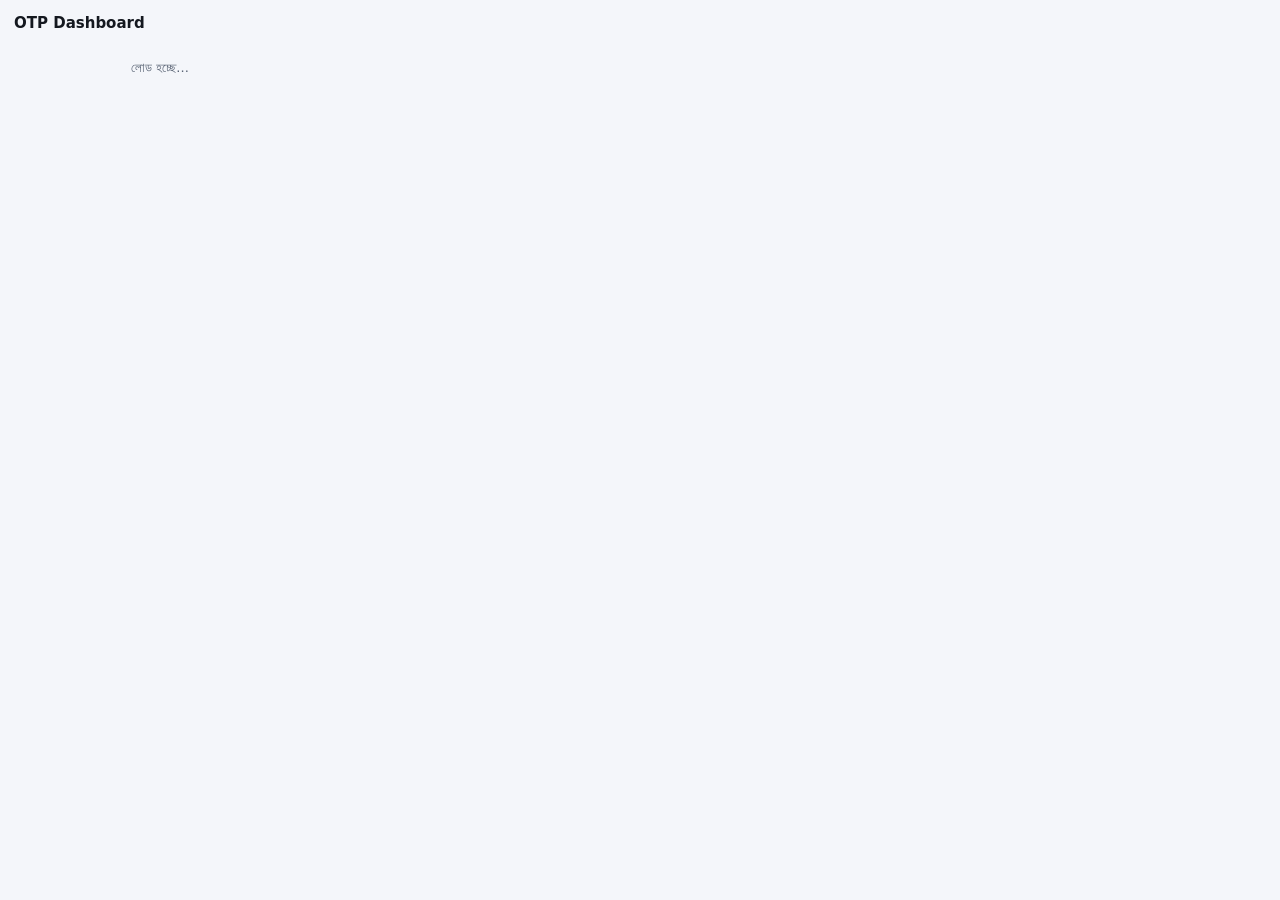
<file: extension/popup.html>
<!doctype html>
<html lang="bn">
<head>
<meta charset="utf-8">
<link rel="stylesheet" href="popup.css">
</head>
<body>
<div class="top"><span class="title">OTP Dashboard</span><span id="host" class="host"></span></div>
<div id="box" class="box"><div class="note">লোড হচ্ছে...</div></div>
<script src="popup.js"></script>
</body>
</html>
</file>
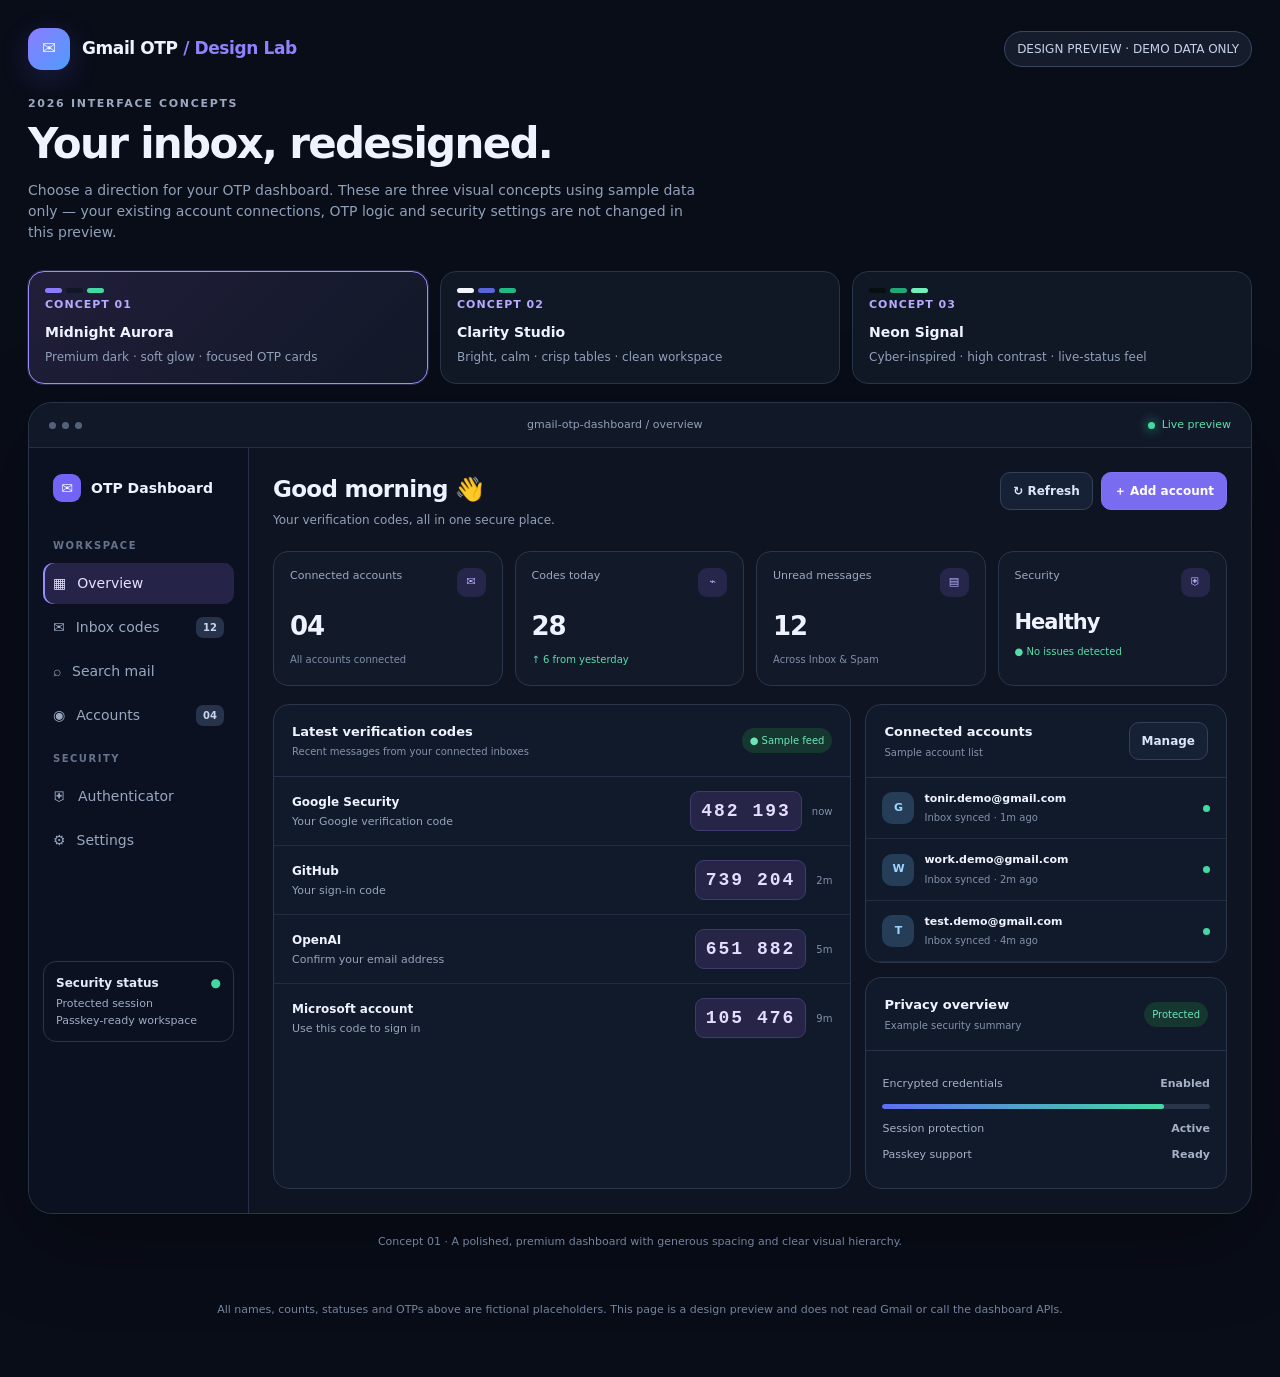
<file: templates/design-options.html>
<!doctype html>
<html lang="en">
<head>
<meta charset="utf-8">
<meta name="viewport" content="width=device-width,initial-scale=1,viewport-fit=cover">
<meta name="theme-color" content="#0b1020">
<title>OTP Dashboard — Design Lab</title>
<style>
:root{color-scheme:dark;--bg:#090d18;--panel:#111827;--line:#263247;--text:#eef3ff;--muted:#91a0b9;--accent:#8b7cff;--good:#43d9a3}
*{box-sizing:border-box}body{margin:0;background:var(--bg);color:var(--text);font:14px/1.5 Inter,ui-sans-serif,system-ui,-apple-system,BlinkMacSystemFont,"Segoe UI",sans-serif}button{font:inherit;cursor:pointer}.wrap{max-width:1440px;margin:auto;padding:28px}.top{display:flex;justify-content:space-between;align-items:center;gap:18px;margin-bottom:26px}.brand{display:flex;align-items:center;gap:12px;font-weight:750;font-size:17px;letter-spacing:-.4px}.logo{display:grid;place-items:center;width:42px;height:42px;border-radius:14px;background:linear-gradient(135deg,#8b7cff,#4f9cff);box-shadow:0 8px 30px #7063ff33}.eyebrow{font-size:11px;letter-spacing:1.7px;text-transform:uppercase;color:#9aa8c1;font-weight:800}.heading{font-size:clamp(26px,4vw,42px);line-height:1.08;letter-spacing:-1.7px;margin:8px 0 10px}.sub{color:var(--muted);max-width:680px}.preview-tag{border:1px solid #394762;background:#151d2d;color:#c5d1e7;padding:8px 12px;border-radius:99px;font-size:12px;white-space:nowrap}.switcher{display:grid;grid-template-columns:repeat(3,minmax(0,1fr));gap:12px;margin:28px 0 18px}.choice{background:#101725;border:1px solid #26334a;color:var(--text);text-align:left;border-radius:16px;padding:16px;transition:.2s}.choice:hover{border-color:#7183a7;transform:translateY(-1px)}.choice[aria-pressed=true]{border-color:#9b8cff;background:linear-gradient(135deg,#211e3a,#111827);box-shadow:0 0 0 1px #9b8cff33}.choice strong{display:block;font-size:14px;margin:8px 0 3px}.choice small{color:var(--muted);font-size:12px}.choice .num{font-size:11px;color:#b7aaff;letter-spacing:1px;font-weight:800}.swatches{display:flex;gap:4px}.swatches i{display:block;width:17px;height:5px;border-radius:4px}.canvas{border:1px solid #2b354a;border-radius:24px;overflow:hidden;background:#0e1422;box-shadow:0 24px 90px #0005}.canvasbar{display:flex;align-items:center;justify-content:space-between;gap:12px;padding:14px 20px;border-bottom:1px solid #253047;background:#111827}.dots{display:flex;gap:6px}.dots i{width:7px;height:7px;border-radius:50%;background:#53617b}.live{font-size:11px;color:#59e1ae;display:flex;align-items:center;gap:7px}.live:before{content:"";width:7px;height:7px;border-radius:50%;background:#43d9a3;box-shadow:0 0 12px #43d9a3}.app{display:grid;grid-template-columns:220px minmax(0,1fr);min-height:590px}.sidebar{padding:22px 14px;border-right:1px solid #253047;background:#0b1120}.sidebrand{font-weight:750;display:flex;align-items:center;gap:10px;padding:4px 10px 24px}.mini-logo{width:28px;height:28px;display:grid;place-items:center;border-radius:9px;background:#7265f5;color:white}.navlabel{color:#65738d;font-size:10px;font-weight:800;letter-spacing:1.5px;padding:12px 10px 7px}.navitem{display:flex;gap:11px;align-items:center;padding:10px;border-radius:10px;color:#99a8c0;margin:3px 0}.navitem.active{background:#252347;color:#e5e1ff;box-shadow:inset 2px 0 #9a8cff}.navitem b{margin-left:auto;font-size:10px;background:#26334b;padding:3px 7px;border-radius:7px;color:#c9d5ea}.sidefoot{margin-top:100px;padding:12px;border:1px solid #29354a;border-radius:13px;color:#9eacc2;font-size:11px}.sidefoot strong{display:block;color:#e5ebf8;font-size:12px;margin-bottom:4px}.main{padding:24px;min-width:0}.mainhead{display:flex;justify-content:space-between;align-items:flex-start;gap:14px;margin-bottom:22px}.mainhead h2{font-size:23px;letter-spacing:-.7px;margin:0 0 4px}.mainhead p{margin:0;color:var(--muted);font-size:12px}.actions{display:flex;gap:8px;flex-wrap:wrap}.btn{border:1px solid #33415b;color:#dce5f8;background:#172136;border-radius:10px;padding:9px 12px;font-weight:650;font-size:12px}.btn.primary{border-color:#8174f7;background:#796cf0;color:white}.stats{display:grid;grid-template-columns:repeat(4,minmax(0,1fr));gap:12px;margin-bottom:18px}.stat{border:1px solid #29364b;background:#121a2a;border-radius:15px;padding:16px;min-width:0}.stat-top{display:flex;justify-content:space-between;gap:8px;color:#9aa9c0;font-size:11px}.stat-icon{width:29px;height:29px;border-radius:9px;background:#25264a;color:#b8afff;display:grid;place-items:center}.stat strong{display:block;font-size:26px;letter-spacing:-1px;margin:10px 0 2px}.stat small{color:#7e8da8;font-size:10px}.positive{color:#57dca9!important}.contentgrid{display:grid;grid-template-columns:minmax(0,1.6fr) minmax(240px,1fr);gap:14px}.card{border:1px solid #29364b;background:#111a2a;border-radius:16px;overflow:hidden;min-width:0}.cardhead{display:flex;justify-content:space-between;align-items:center;padding:17px 18px;border-bottom:1px solid #263249;gap:10px}.cardhead h3{font-size:13px;margin:0}.cardhead p{font-size:10px;color:#8493ad;margin:3px 0 0}.pill{font-size:10px;padding:5px 8px;border-radius:99px;background:#16372f;color:#6ce4b8;white-space:nowrap}.mailrow{display:grid;grid-template-columns:minmax(0,1fr) auto;gap:12px;align-items:center;padding:14px 18px;border-bottom:1px solid #202c40}.mailrow:last-child{border-bottom:0}.sender{font-weight:650;font-size:12px;overflow:hidden;text-overflow:ellipsis;white-space:nowrap}.subject{font-size:11px;color:#95a4bc;overflow:hidden;text-overflow:ellipsis;white-space:nowrap;margin-top:3px}.mailmeta{display:flex;align-items:center;gap:10px}.code{font:750 18px/1 ui-monospace,SFMono-Regular,Menlo,monospace;letter-spacing:2px;color:#e3ddff;background:#262447;border:1px solid #413a71;border-radius:9px;padding:10px}.age{font-size:10px;color:#8190aa;white-space:nowrap}.account{display:flex;align-items:center;gap:10px;padding:13px 16px;border-bottom:1px solid #202c40}.avatar{width:32px;height:32px;border-radius:10px;display:grid;place-items:center;background:#263d58;color:#9bd5ff;font-weight:800;font-size:11px}.account-info{min-width:0;flex:1}.account-info strong{display:block;font-size:11px;overflow:hidden;text-overflow:ellipsis}.account-info small{display:block;font-size:10px;color:#8190aa;margin-top:3px}.account-status{width:7px;height:7px;background:#43d9a3;border-radius:50%}.rightcard{margin-top:14px}.security{padding:16px}.securityline{display:flex;justify-content:space-between;gap:10px;font-size:11px;margin:9px 0;color:#a4b1c6}.bar{height:5px;border-radius:99px;background:#29354a;overflow:hidden;margin:12px 0}.bar i{display:block;width:86%;height:100%;background:linear-gradient(90deg,#5e6ef2,#43d9a3);border-radius:99px}.footnote{font-size:11px;color:#74839e;text-align:center;padding:20px}.variant{display:none}.variant.active{display:block}.theme-2{--bg:#f2f5f9;--panel:#fff;--line:#e2e8f0;--text:#172238;--muted:#77839a;color:var(--text);background:#f2f5f9}.theme-2 .canvas{background:#fff;border-color:#dce4ef;box-shadow:0 24px 70px #2a416016}.theme-2 .canvasbar,.theme-2 .sidebar{background:#f9fbfe;border-color:#e4eaf2}.theme-2 .app{background:#fff}.theme-2 .navitem{color:#66748a}.theme-2 .navitem.active{background:#e9edff;color:#3f48a4;box-shadow:inset 2px 0 #5c66df}.theme-2 .sidefoot,.theme-2 .stat,.theme-2 .card{background:#fff;border-color:#e1e7f0}.theme-2 .stat-icon{background:#edf0ff;color:#565fe0}.theme-2 .cardhead,.theme-2 .mailrow,.theme-2 .account{border-color:#edf0f5}.theme-2 .sender,.theme-2 .account-info strong,.theme-2 .cardhead h3,.theme-2 .stat strong{color:#172238}.theme-2 .subject,.theme-2 .account-info small,.theme-2 .stat-top,.theme-2 .mainhead p{color:#77839a}.theme-2 .code{background:#eef0ff;border-color:#d9ddff;color:#444bc0}.theme-2 .btn{background:white;border-color:#dce4ef;color:#4a5870}.theme-2 .btn.primary{background:#4f5ed7;color:white;border-color:#4f5ed7}.theme-2 .choice{background:#fff;border-color:#dce4ef;color:#172238}.theme-2 .choice small{color:#77839a}.theme-2 .choice[aria-pressed=true]{background:#eef0ff;border-color:#5966db}.theme-2 .preview-tag{background:#fff;border-color:#dce4ef;color:#526078}.theme-2 .sidebrand,.theme-2 .sidefoot strong{color:#172238}.theme-2 .navlabel{color:#99a3b4}.theme-2 .canvasbar{border-bottom-color:#e2e8f0}.theme-2 .stat small,.theme-2 .age,.theme-2 .securityline{color:#77839a}.theme-2 .pill{background:#e4f8ef;color:#13835d}.theme-2 .bar{background:#e8edf4}.theme-2 .bar i{background:linear-gradient(90deg,#626ee8,#20b981)}.theme-2 .avatar{background:#e6f2ff;color:#2776b8}.theme-2 .footnote{color:#8994a7}.theme-2 .navitem b{background:#e9edf5;color:#69778e}.theme-3{--bg:#080e12;--panel:#101a1c;--line:#203638;--text:#e6fff6;--muted:#7eaaa0;background:#07100f;color:#e6fff6}.theme-3 .canvas{background:#0b1514;border-color:#1e3934;box-shadow:0 24px 90px #00e2a411}.theme-3 .canvasbar,.theme-3 .sidebar{background:#0b1716;border-color:#1e3934}.theme-3 .app{background:#0b1514}.theme-3 .navitem{color:#83a89f}.theme-3 .navitem.active{background:#143c32;color:#baffdf;box-shadow:inset 2px 0 #3ee0a0}.theme-3 .sidefoot,.theme-3 .stat,.theme-3 .card{background:#101d1b;border-color:#21413a}.theme-3 .stat-icon{background:#153b32;color:#70f1bc}.theme-3 .cardhead,.theme-3 .mailrow,.theme-3 .account{border-color:#1c342f}.theme-3 .sender,.theme-3 .account-info strong,.theme-3 .cardhead h3,.theme-3 .stat strong{color:#e6fff6}.theme-3 .subject,.theme-3 .account-info small,.theme-3 .stat-top,.theme-3 .mainhead p{color:#7eaaa0}.theme-3 .code{background:#12392f;border-color:#23654f;color:#7ff5bf}.theme-3 .btn{background:#132522;border-color:#285046;color:#c9f8e6}.theme-3 .btn.primary{background:#20a875;color:#03150e;border-color:#20a875}.theme-3 .choice{background:#101d1b;border-color:#21413a;color:#e6fff6}.theme-3 .choice small{color:#7eaaa0}.theme-3 .choice[aria-pressed=true]{background:#143c32;border-color:#3ee0a0}.theme-3 .preview-tag{background:#101d1b;border-color:#21413a;color:#b9e7d6}.theme-3 .sidebrand,.theme-3 .sidefoot strong{color:#e6fff6}.theme-3 .navlabel{color:#537b71}.theme-3 .canvasbar{border-bottom-color:#1e3934}.theme-3 .stat small,.theme-3 .age,.theme-3 .securityline{color:#7eaaa0}.theme-3 .pill{background:#12392f;color:#70f1bc}.theme-3 .bar{background:#1d3831}.theme-3 .bar i{background:linear-gradient(90deg,#13a875,#6ff5b9)}.theme-3 .avatar{background:#153b32;color:#70f1bc}.theme-3 .footnote{color:#648c80}.theme-3 .navitem b{background:#1a332d;color:#a4d9c5}
@media(max-width:850px){.wrap{padding:18px}.app{grid-template-columns:1fr}.sidebar{display:none}.stats{grid-template-columns:repeat(2,minmax(0,1fr))}.contentgrid{grid-template-columns:1fr}.main{padding:16px}.switcher{gap:8px}.choice{padding:12px}.choice small{display:block}.sidefoot{display:none}}
@media(max-width:540px){.top{align-items:flex-start}.preview-tag{font-size:10px;padding:7px 9px}.wrap{padding:12px}.switcher{grid-template-columns:1fr}.choice{display:grid;grid-template-columns:45px 1fr;align-items:center;column-gap:10px}.choice .swatches{grid-row:span 2}.choice strong{margin:0}.choice small{grid-column:2}.mainhead{flex-direction:column}.stats{gap:8px}.stat{padding:12px}.stat strong{font-size:23px}.mailrow{padding:12px}.mailmeta{gap:6px}.code{font-size:15px;padding:9px 7px;letter-spacing:1px}.age{display:none}.canvasbar{padding:12px}.footnote{padding:15px 6px}}
</style>
</head>
<body>
<div class="wrap">
<header class="top"><div class="brand"><span class="logo">✉</span><span>Gmail OTP <span style="color:#8e82ff">/ Design Lab</span></span></div><span class="preview-tag">DESIGN PREVIEW · DEMO DATA ONLY</span></header>
<div class="eyebrow">2026 interface concepts</div>
<h1 class="heading">Your inbox, redesigned.</h1>
<p class="sub">Choose a direction for your OTP dashboard. These are three visual concepts using sample data only — your existing account connections, OTP logic and security settings are not changed in this preview.</p>
<div class="switcher" role="group" aria-label="Choose dashboard design">
<button class="choice" data-theme="1" aria-pressed="true"><span class="swatches"><i style="background:#8b7cff"></i><i style="background:#101827"></i><i style="background:#43d9a3"></i></span><span class="num">CONCEPT 01</span><strong>Midnight Aurora</strong><small>Premium dark · soft glow · focused OTP cards</small></button>
<button class="choice" data-theme="2" aria-pressed="false"><span class="swatches"><i style="background:#f2f5f9"></i><i style="background:#5966db"></i><i style="background:#20b981"></i></span><span class="num">CONCEPT 02</span><strong>Clarity Studio</strong><small>Bright, calm · crisp tables · clean workspace</small></button>
<button class="choice" data-theme="3" aria-pressed="false"><span class="swatches"><i style="background:#07100f"></i><i style="background:#20a875"></i><i style="background:#70f1bc"></i></span><span class="num">CONCEPT 03</span><strong>Neon Signal</strong><small>Cyber-inspired · high contrast · live-status feel</small></button>
</div>
<section id="preview" class="variant active theme-1">
<div class="canvas"><div class="canvasbar"><div class="dots"><i></i><i></i><i></i></div><span style="font-size:11px;color:var(--muted)">gmail-otp-dashboard / overview</span><span class="live">Live preview</span></div>
<div class="app"><aside class="sidebar"><div class="sidebrand"><span class="mini-logo">✉</span> OTP Dashboard</div><div class="navlabel">WORKSPACE</div><div class="navitem active">▦ <span>Overview</span></div><div class="navitem">✉ <span>Inbox codes</span><b>12</b></div><div class="navitem">⌕ <span>Search mail</span></div><div class="navitem">◉ <span>Accounts</span><b>04</b></div><div class="navlabel">SECURITY</div><div class="navitem">⛨ <span>Authenticator</span></div><div class="navitem">⚙ <span>Settings</span></div><div class="sidefoot"><strong>Security status <span style="color:#43d9a3;float:right">●</span></strong>Protected session<br>Passkey-ready workspace</div></aside>
<main class="main"><div class="mainhead"><div><h2>Good morning 👋</h2><p>Your verification codes, all in one secure place.</p></div><div class="actions"><button class="btn">↻ Refresh</button><button class="btn primary">＋ Add account</button></div></div>
<div class="stats"><div class="stat"><div class="stat-top">Connected accounts <span class="stat-icon">✉</span></div><strong>04</strong><small>All accounts connected</small></div><div class="stat"><div class="stat-top">Codes today <span class="stat-icon">⌁</span></div><strong>28</strong><small class="positive">↑ 6 from yesterday</small></div><div class="stat"><div class="stat-top">Unread messages <span class="stat-icon">▤</span></div><strong>12</strong><small>Across Inbox &amp; Spam</small></div><div class="stat"><div class="stat-top">Security <span class="stat-icon">⛨</span></div><strong style="font-size:21px">Healthy</strong><small class="positive">● No issues detected</small></div></div>
<div class="contentgrid"><section class="card"><div class="cardhead"><div><h3>Latest verification codes</h3><p>Recent messages from your connected inboxes</p></div><span class="pill">● Sample feed</span></div>
<div class="mailrow"><div><div class="sender">Google Security</div><div class="subject">Your Google verification code</div></div><div class="mailmeta"><span class="code">482 193</span><span class="age">now</span></div></div><div class="mailrow"><div><div class="sender">GitHub</div><div class="subject">Your sign-in code</div></div><div class="mailmeta"><span class="code">739 204</span><span class="age">2m</span></div></div><div class="mailrow"><div><div class="sender">OpenAI</div><div class="subject">Confirm your email address</div></div><div class="mailmeta"><span class="code">651 882</span><span class="age">5m</span></div></div><div class="mailrow"><div><div class="sender">Microsoft account</div><div class="subject">Use this code to sign in</div></div><div class="mailmeta"><span class="code">105 476</span><span class="age">9m</span></div></div></section>
<div><section class="card"><div class="cardhead"><div><h3>Connected accounts</h3><p>Sample account list</p></div><button class="btn">Manage</button></div><div class="account"><span class="avatar">G</span><span class="account-info"><strong>tonir.demo@gmail.com</strong><small>Inbox synced · 1m ago</small></span><i class="account-status"></i></div><div class="account"><span class="avatar">W</span><span class="account-info"><strong>work.demo@gmail.com</strong><small>Inbox synced · 2m ago</small></span><i class="account-status"></i></div><div class="account"><span class="avatar">T</span><span class="account-info"><strong>test.demo@gmail.com</strong><small>Inbox synced · 4m ago</small></span><i class="account-status"></i></div></section><section class="card rightcard"><div class="cardhead"><div><h3>Privacy overview</h3><p>Example security summary</p></div><span class="pill">Protected</span></div><div class="security"><div class="securityline"><span>Encrypted credentials</span><strong>Enabled</strong></div><div class="bar"><i></i></div><div class="securityline"><span>Session protection</span><strong>Active</strong></div><div class="securityline"><span>Passkey support</span><strong>Ready</strong></div></div></section></div></div></main></div></div>
<div class="footnote">Concept 01 · A polished, premium dashboard with generous spacing and clear visual hierarchy.</div></section>
<section class="variant theme-2" id="variant-2"><div class="canvas"><div class="canvasbar"><div class="dots"><i></i><i></i><i></i></div><span style="font-size:11px;color:var(--muted)">Workspace / overview</span><span class="live">Synced demo</span></div><div class="app"><aside class="sidebar"><div class="sidebrand"><span class="mini-logo">✉</span> Inbox Central</div><div class="navlabel">YOUR WORKSPACE</div><div class="navitem active">▦ <span>Dashboard</span></div><div class="navitem">✉ <span>All messages</span><b>12</b></div><div class="navitem">⌕ <span>Search</span></div><div class="navitem">◉ <span>Mail accounts</span></div><div class="navlabel">TOOLS</div><div class="navitem">◷ <span>Authenticator</span></div><div class="navitem">⚙ <span>Preferences</span></div><div class="sidefoot"><strong>All systems normal</strong>Last demo sync 10:42 AM</div></aside><main class="main"><div class="mainhead"><div><h2>Dashboard overview</h2><p>A clear view of recent activity and connected accounts.</p></div><div class="actions"><button class="btn">Export</button><button class="btn primary">＋ Connect Gmail</button></div></div><div class="stats"><div class="stat"><div class="stat-top">Mail accounts <span class="stat-icon">✉</span></div><strong>04</strong><small>Connected</small></div><div class="stat"><div class="stat-top">Verification codes <span class="stat-icon">#</span></div><strong>28</strong><small class="positive">Today</small></div><div class="stat"><div class="stat-top">Unread emails <span class="stat-icon">▤</span></div><strong>12</strong><small>Inbox and Spam</small></div><div class="stat"><div class="stat-top">Account health <span class="stat-icon">✓</span></div><strong style="font-size:21px">Good</strong><small class="positive">All checks passed</small></div></div><div class="contentgrid"><section class="card"><div class="cardhead"><div><h3>Recent codes</h3><p>Latest verification messages</p></div><button class="btn">View all →</button></div><div class="mailrow"><div><div class="sender">Google Security</div><div class="subject">Your Google verification code</div></div><div class="mailmeta"><span class="code">482 193</span><span class="age">10:41 AM</span></div></div><div class="mailrow"><div><div class="sender">GitHub</div><div class="subject">Your sign-in code</div></div><div class="mailmeta"><span class="code">739 204</span><span class="age">10:39 AM</span></div></div><div class="mailrow"><div><div class="sender">OpenAI</div><div class="subject">Confirm your email address</div></div><div class="mailmeta"><span class="code">651 882</span><span class="age">10:36 AM</span></div></div><div class="mailrow"><div><div class="sender">Microsoft account</div><div class="subject">Use this code to sign in</div></div><div class="mailmeta"><span class="code">105 476</span><span class="age">10:32 AM</span></div></div></section><div><section class="card"><div class="cardhead"><div><h3>Accounts at a glance</h3><p>Connection status</p></div><span class="pill">4 active</span></div><div class="account"><span class="avatar">G</span><span class="account-info"><strong>tonir.demo@gmail.com</strong><small>Synced just now</small></span><i class="account-status"></i></div><div class="account"><span class="avatar">W</span><span class="account-info"><strong>work.demo@gmail.com</strong><small>Synced 2 minutes ago</small></span><i class="account-status"></i></div><div class="account"><span class="avatar">T</span><span class="account-info"><strong>test.demo@gmail.com</strong><small>Synced 4 minutes ago</small></span><i class="account-status"></i></div></section><section class="card rightcard"><div class="cardhead"><div><h3>Security checklist</h3><p>Workspace protection</p></div><span class="pill">Healthy</span></div><div class="security"><div class="securityline"><span>Credential encryption</span><strong>On</strong></div><div class="bar"><i></i></div><div class="securityline"><span>Secure session</span><strong>Active</strong></div><div class="securityline"><span>Passkey</span><strong>Available</strong></div></div></section></div></div></main></div></div><div class="footnote">Concept 02 · Light mode with an airy, accessible, productivity-first feel.</div></section>
<section class="variant theme-3" id="variant-3"><div class="canvas"><div class="canvasbar"><div class="dots"><i></i><i></i><i></i></div><span style="font-size:11px;color:var(--muted)">SIGNAL / SECURE CHANNEL</span><span class="live">STREAM ACTIVE</span></div><div class="app"><aside class="sidebar"><div class="sidebrand"><span class="mini-logo">⌁</span> SIGNAL<span style="color:#43d9a3">/OTP</span></div><div class="navlabel">CHANNELS</div><div class="navitem active">▦ <span>Command center</span></div><div class="navitem">⌁ <span>OTP stream</span><b>12</b></div><div class="navitem">⌕ <span>Trace message</span></div><div class="navitem">◉ <span>Endpoints</span></div><div class="navlabel">PROTOCOL</div><div class="navitem">⛨ <span>2FA vault</span></div><div class="navitem">⚙ <span>Config</span></div><div class="sidefoot"><strong>● NODE SECURE</strong>Encrypted session<br>Demo telemetry only</div></aside><main class="main"><div class="mainhead"><div><div class="eyebrow" style="color:#43d9a3">SYSTEM OVERVIEW / 001</div><h2>Command center</h2><p>Real-time verification feed. Preview data only.</p></div><div class="actions"><button class="btn">↻ Rescan</button><button class="btn primary">＋ Add endpoint</button></div></div><div class="stats"><div class="stat"><div class="stat-top">ACTIVE NODES <span class="stat-icon">⌁</span></div><strong>04</strong><small class="positive">● ALL ONLINE</small></div><div class="stat"><div class="stat-top">CODES CAPTURED <span class="stat-icon">#</span></div><strong>28</strong><small>LAST 24 HOURS</small></div><div class="stat"><div class="stat-top">QUEUE DEPTH <span class="stat-icon">▤</span></div><strong>12</strong><small>INBOX + SPAM</small></div><div class="stat"><div class="stat-top">SECURITY STATE <span class="stat-icon">⛨</span></div><strong style="font-size:21px">SECURE</strong><small class="positive">● NO ALERTS</small></div></div><div class="contentgrid"><section class="card"><div class="cardhead"><div><h3>▸ LIVE OTP STREAM</h3><p>Newest messages · mock telemetry</p></div><span class="pill">● STREAMING</span></div><div class="mailrow"><div><div class="sender">GOOGLE_SECURITY</div><div class="subject">AUTH_CHALLENGE · verification code</div></div><div class="mailmeta"><span class="code">482 193</span><span class="age">00:01</span></div></div><div class="mailrow"><div><div class="sender">GITHUB_AUTH</div><div class="subject">SIGN_IN · one-time code</div></div><div class="mailmeta"><span class="code">739 204</span><span class="age">02:14</span></div></div><div class="mailrow"><div><div class="sender">OPENAI_ID</div><div class="subject">IDENTITY_CHECK · confirm email</div></div><div class="mailmeta"><span class="code">651 882</span><span class="age">05:32</span></div></div><div class="mailrow"><div><div class="sender">MICROSOFT_LOGIN</div><div class="subject">AUTH_TOKEN · sign-in verification</div></div><div class="mailmeta"><span class="code">105 476</span><span class="age">09:06</span></div></div></section><div><section class="card"><div class="cardhead"><div><h3>CONNECTED NODES</h3><p>Sample endpoints</p></div><button class="btn">Inspect</button></div><div class="account"><span class="avatar">G</span><span class="account-info"><strong>tonir.demo@gmail.com</strong><small>NODE-01 · ONLINE</small></span><i class="account-status"></i></div><div class="account"><span class="avatar">W</span><span class="account-info"><strong>work.demo@gmail.com</strong><small>NODE-02 · ONLINE</small></span><i class="account-status"></i></div><div class="account"><span class="avatar">T</span><span class="account-info"><strong>test.demo@gmail.com</strong><small>NODE-03 · ONLINE</small></span><i class="account-status"></i></div></section><section class="card rightcard"><div class="cardhead"><div><h3>SECURITY PROTOCOL</h3><p>Local demo status</p></div><span class="pill">PASS</span></div><div class="security"><div class="securityline"><span>Credential encryption</span><strong>ACTIVE</strong></div><div class="bar"><i></i></div><div class="securityline"><span>Session guard</span><strong>ARMED</strong></div><div class="securityline"><span>Passkey module</span><strong>READY</strong></div></div></section></div></div></main></div></div><div class="footnote">Concept 03 · A distinctive, terminal-inspired green interface for a technical, live-monitoring feel.</div></section>
<p class="footnote">All names, counts, statuses and OTPs above are fictional placeholders. This page is a design preview and does not read Gmail or call the dashboard APIs.</p>
</div>
<script>
const buttons=[...document.querySelectorAll('.choice')];
const sections=[document.querySelector('#preview'),document.querySelector('#variant-2'),document.querySelector('#variant-3')];
buttons.forEach((button,index)=>button.addEventListener('click',()=>{buttons.forEach((b,i)=>b.setAttribute('aria-pressed',String(i===index)));sections.forEach((s,i)=>s.classList.toggle('active',i===index));document.body.classList.remove('theme-2','theme-3');if(index===1)document.body.classList.add('theme-2');if(index===2)document.body.classList.add('theme-3');}));
</script>
</body></html>
</file>
<file: extension/popup.css>
* { box-sizing: border-box; margin: 0; padding: 0; font-family: system-ui, sans-serif; }
body { width: 320px; background: #0B0D12; color: #F2F4F8; padding: 14px; }
.top { display: flex; align-items: baseline; justify-content: space-between; margin-bottom: 12px; }
.title { font-size: 15px; font-weight: 700; }
.host { font-size: 11px; color: #9AA3B2; max-width: 150px; overflow: hidden; text-overflow: ellipsis; white-space: nowrap; }
.box { display: flex; flex-direction: column; gap: 10px; }
.note { font-size: 13px; color: #9AA3B2; text-align: center; padding: 14px 4px; line-height: 1.5; }
.card { background: #151922; border: 1px solid #232A38; border-radius: 16px; padding: 12px; }
.ctitle { font-size: 14px; font-weight: 700; }
.csub { font-size: 11px; color: #9AA3B2; margin-top: 2px; overflow: hidden; text-overflow: ellipsis; white-space: nowrap; }
.code { font-family: ui-monospace, Menlo, Consolas, monospace; font-size: 26px; letter-spacing: 3px; text-align: center; padding: 10px 0; }
.code.dim { color: #6b7380; }
.row { display: flex; gap: 8px; }
.btn { flex: 1; border: 0; border-radius: 12px; padding: 9px; font-size: 13px; font-weight: 600; cursor: pointer; background: #1F2633; color: #F2F4F8; }
.btn.primary { background: #B6FF5C; color: #0B0D12; }
.btn:hover { filter: brightness(1.15); }

.csub.wrap { white-space: normal; line-height: 1.5; margin: 4px 0 10px; }
.pw { width: 100%; background: #0B0D12; border: 1px solid #2C3546; border-radius: 12px; color: #F2F4F8; padding: 10px; font-size: 13px; margin-bottom: 8px; outline: 0; }
.pw:focus { border-color: #B6FF5C; }
.err { color: #ff7b7b; font-size: 12px; line-height: 1.4; margin-bottom: 8px; }
.err:empty { display: none; }
.foot { margin-top: 10px; display: flex; flex-direction: column; gap: 6px; }
.foot .btn { flex: none; }
.fnote { font-size: 11px; color: #9AA3B2; text-align: center; }
.btn:disabled { opacity: .6; cursor: wait; }

.frow { display: flex; gap: 8px; }
.frow .btn { flex: 1; }
.btn.ref { border: 1px solid #B6FF5C; }

/* digit-boxes */
.code { display: flex; flex-wrap: wrap; justify-content: center; align-items: center; gap: 5px; letter-spacing: 0; font-size: 26px; padding: 12px 0; }
.code .dg { width: 36px; height: 48px; display: flex; align-items: center; justify-content: center; background: #0B0D12; border: 1px solid #2C3546; border-radius: 10px; font-weight: 600; color: #F2F4F8; }
.code .gap { width: 8px; }
.code.em .dg { color: #B6FF5C; }
.code.dim .dg, .code.em.dim .dg { color: #6b7380; }

/* status-icons */
.hd { display: flex; align-items: center; gap: 10px; }
.htx { min-width: 0; flex: 1; }
.ic { width: 32px; height: 32px; flex: none; border-radius: 10px; background: #1F2633; display: flex; align-items: center; justify-content: center; }
.ic.mail { color: #B6FF5C; }
.ic.shield { color: #7FB5FF; }
.ic.lock { color: #ff7b7b; }
.dot { display: inline-block; width: 8px; height: 8px; border-radius: 50%; margin-right: 6px; vertical-align: middle; }
.dot.on { background: #B6FF5C; }
.dot.off { background: #ff7b7b; }
.host { max-width: 200px; }

/* anim-login-theme */
@keyframes cin { from { opacity: 0; transform: translateY(8px); } to { opacity: 1; transform: none; } }
@keyframes dgin { from { opacity: 0; transform: translateY(-4px); } to { opacity: 1; transform: none; } }
@keyframes pulse { 0%, 100% { opacity: .5; } 50% { opacity: 1; } }
@keyframes shk { 0%, 100% { transform: translateX(0); } 20% { transform: translateX(-6px); } 40% { transform: translateX(6px); } 60% { transform: translateX(-4px); } 80% { transform: translateX(4px); } }
.card { animation: cin .25s ease-out; }
.code.chg .dg { animation: dgin .3s ease-out; }
.sk { background: #232A38; border-radius: 8px; animation: pulse 1.2s ease-in-out infinite; }
.sk-ic { width: 32px; height: 32px; border-radius: 10px; flex: none; }
.sk-l1 { height: 12px; width: 50%; margin-bottom: 6px; }
.sk-l2 { height: 9px; width: 75%; }
.sk-code { height: 48px; margin: 12px 0; }
.sk-btn { height: 36px; border-radius: 12px; }
.pwrap { position: relative; margin-bottom: 8px; }
.pwrap .pw { margin-bottom: 0; padding-right: 38px; }
.eye { position: absolute; right: 6px; top: 50%; transform: translateY(-50%); width: 28px; height: 28px; border: 0; background: none; color: #9AA3B2; cursor: pointer; display: flex; align-items: center; justify-content: center; }
.eye:hover { color: #F2F4F8; }
.pwrap.shake { animation: shk .4s 1; }
.pwrap.shake .pw { border-color: #ff7b7b; }
.fav { width: 14px; height: 14px; border-radius: 3px; margin-right: 6px; vertical-align: middle; }
@media (prefers-reduced-motion: reduce) { .card, .code.chg .dg, .sk, .pwrap.shake { animation: none; } }
@media (prefers-color-scheme: light) {
  body { background: #F4F6FA; color: #14181F; }
  .host, .csub, .note, .fnote { color: #5A6475; }
  .card { background: #FFFFFF; border-color: #DDE2EC; }
  .btn { background: #E6EAF2; color: #14181F; }
  .btn.primary { background: #B6FF5C; color: #0B0D12; box-shadow: inset 0 0 0 1px #8FCB3C; }
  .btn.ref { border-color: #4E9A00; }
  .pw { background: #FFFFFF; border-color: #CBD2DF; color: #14181F; }
  .pw:focus { border-color: #4E9A00; }
  .code .dg { background: #F4F6FA; border-color: #CBD2DF; color: #14181F; }
  .code.em .dg { color: #2F7A00; }
  .code.dim .dg, .code.em.dim .dg { color: #98A1B0; }
  .ic { background: #E6EAF2; }
  .ic.mail { color: #2F7A00; }
  .ic.shield { color: #1F5FBF; }
  .ic.lock { color: #C03030; }
  .dot.on { background: #2F9E00; }
  .dot.off { background: #D93636; }
  .err { color: #C03030; }
  .sk { background: #E3E8F0; }
  .eye { color: #5A6475; }
  .eye:hover { color: #14181F; }
  .pwrap.shake .pw { border-color: #C03030; }
}

/* upd-banner */
.upd { display: flex; align-items: center; gap: 10px; background: #151922; border: 1px solid #B6FF5C; border-radius: 14px; padding: 10px 12px; margin-bottom: 10px; animation: cin .25s ease-out; }
.upd-ic { width: 28px; height: 28px; flex: none; border-radius: 9px; background: #1F2633; color: #B6FF5C; display: flex; align-items: center; justify-content: center; font-size: 16px; }
.upd .csub { margin: 2px 0 0; }
.upd .btn { flex: none; padding: 7px 10px; font-size: 12px; }
@media (prefers-color-scheme: light) {
  .upd { background: #FFFFFF; border-color: #4E9A00; }
  .upd-ic { background: #E6EAF2; color: #2F7A00; }
}
</file>
